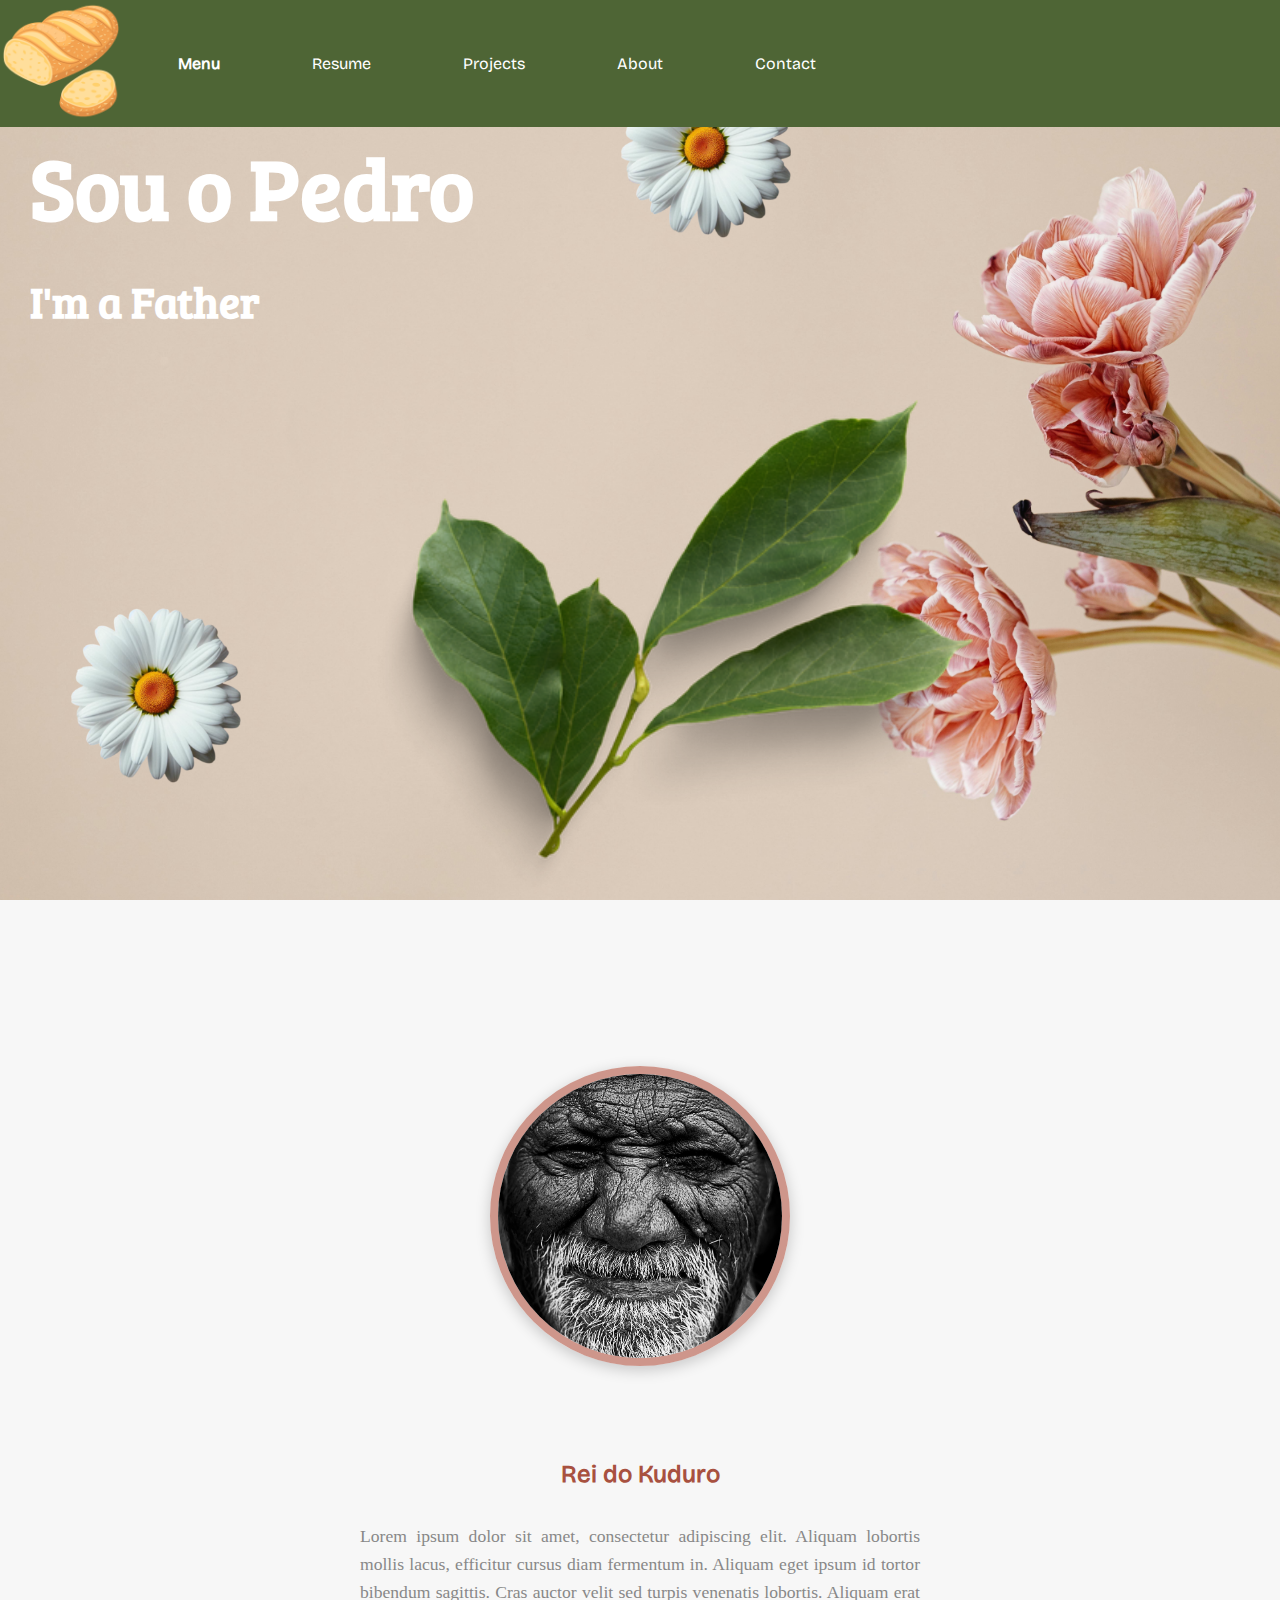
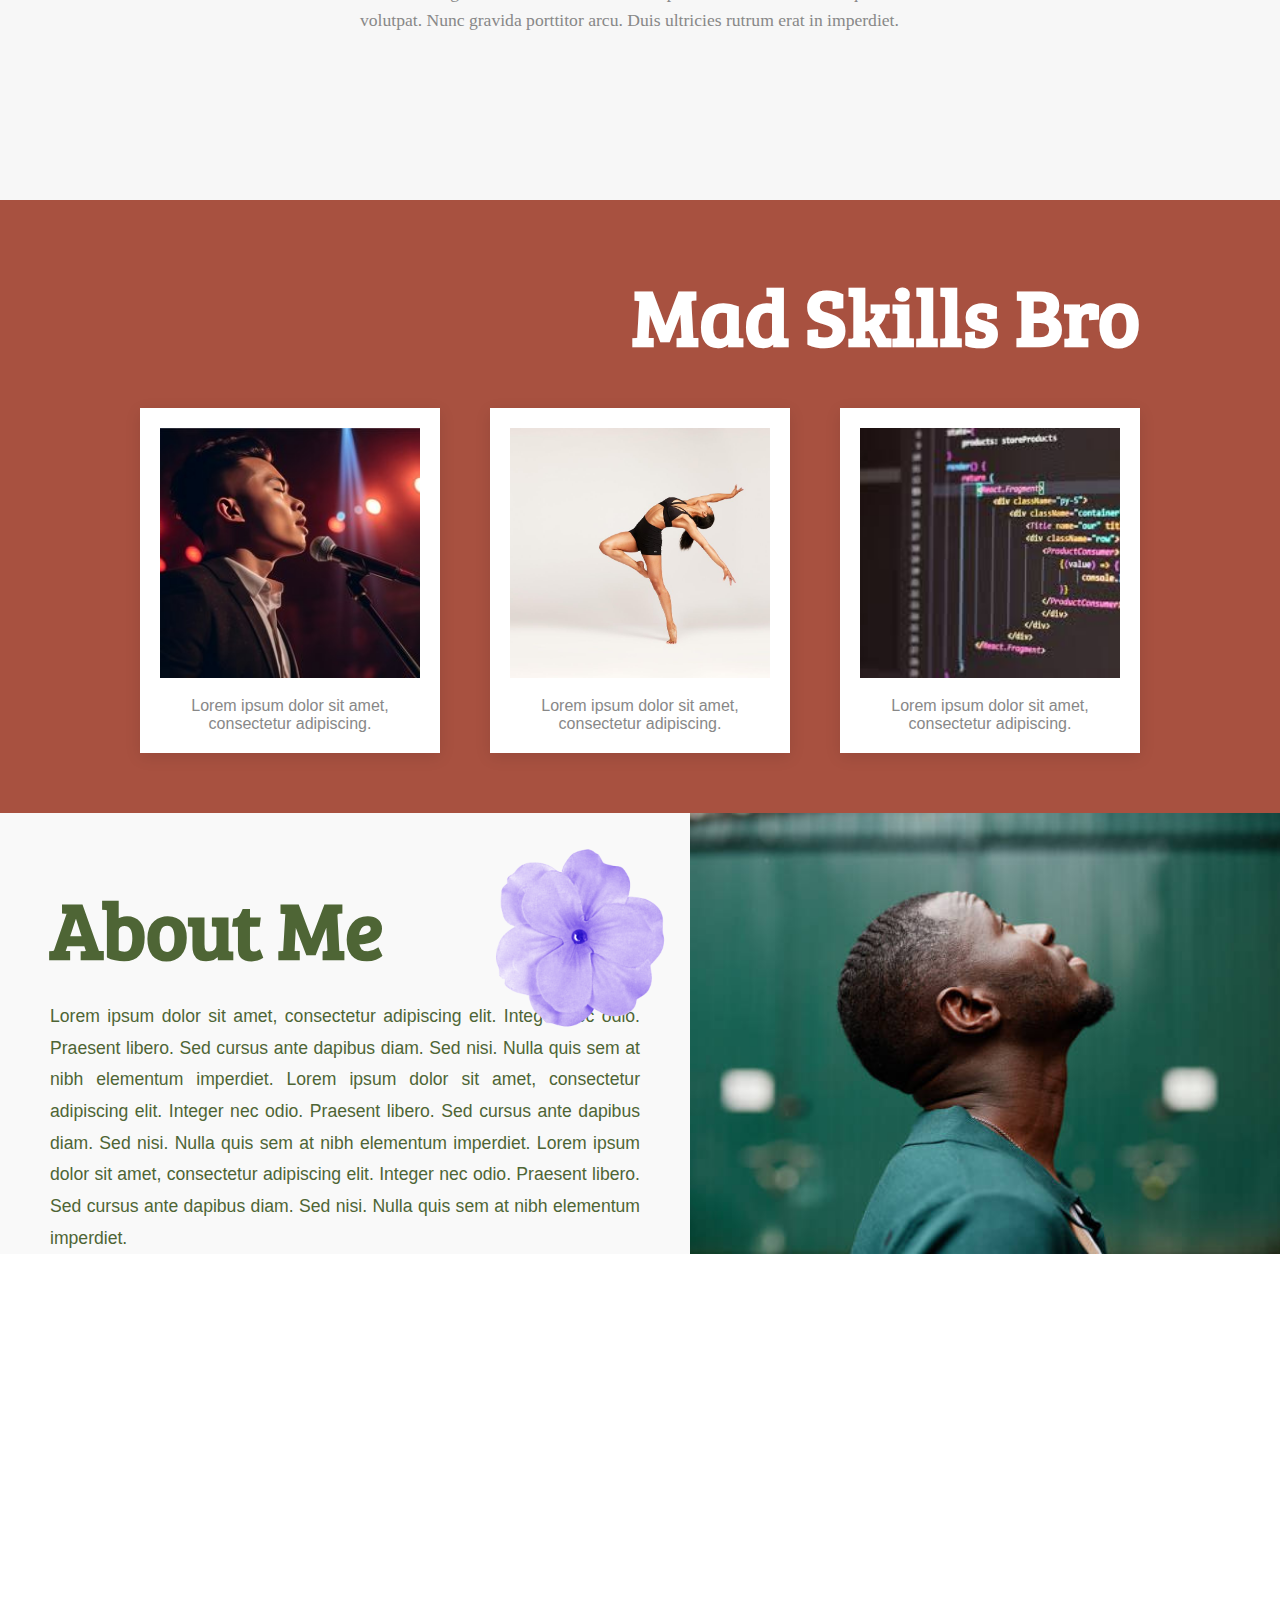
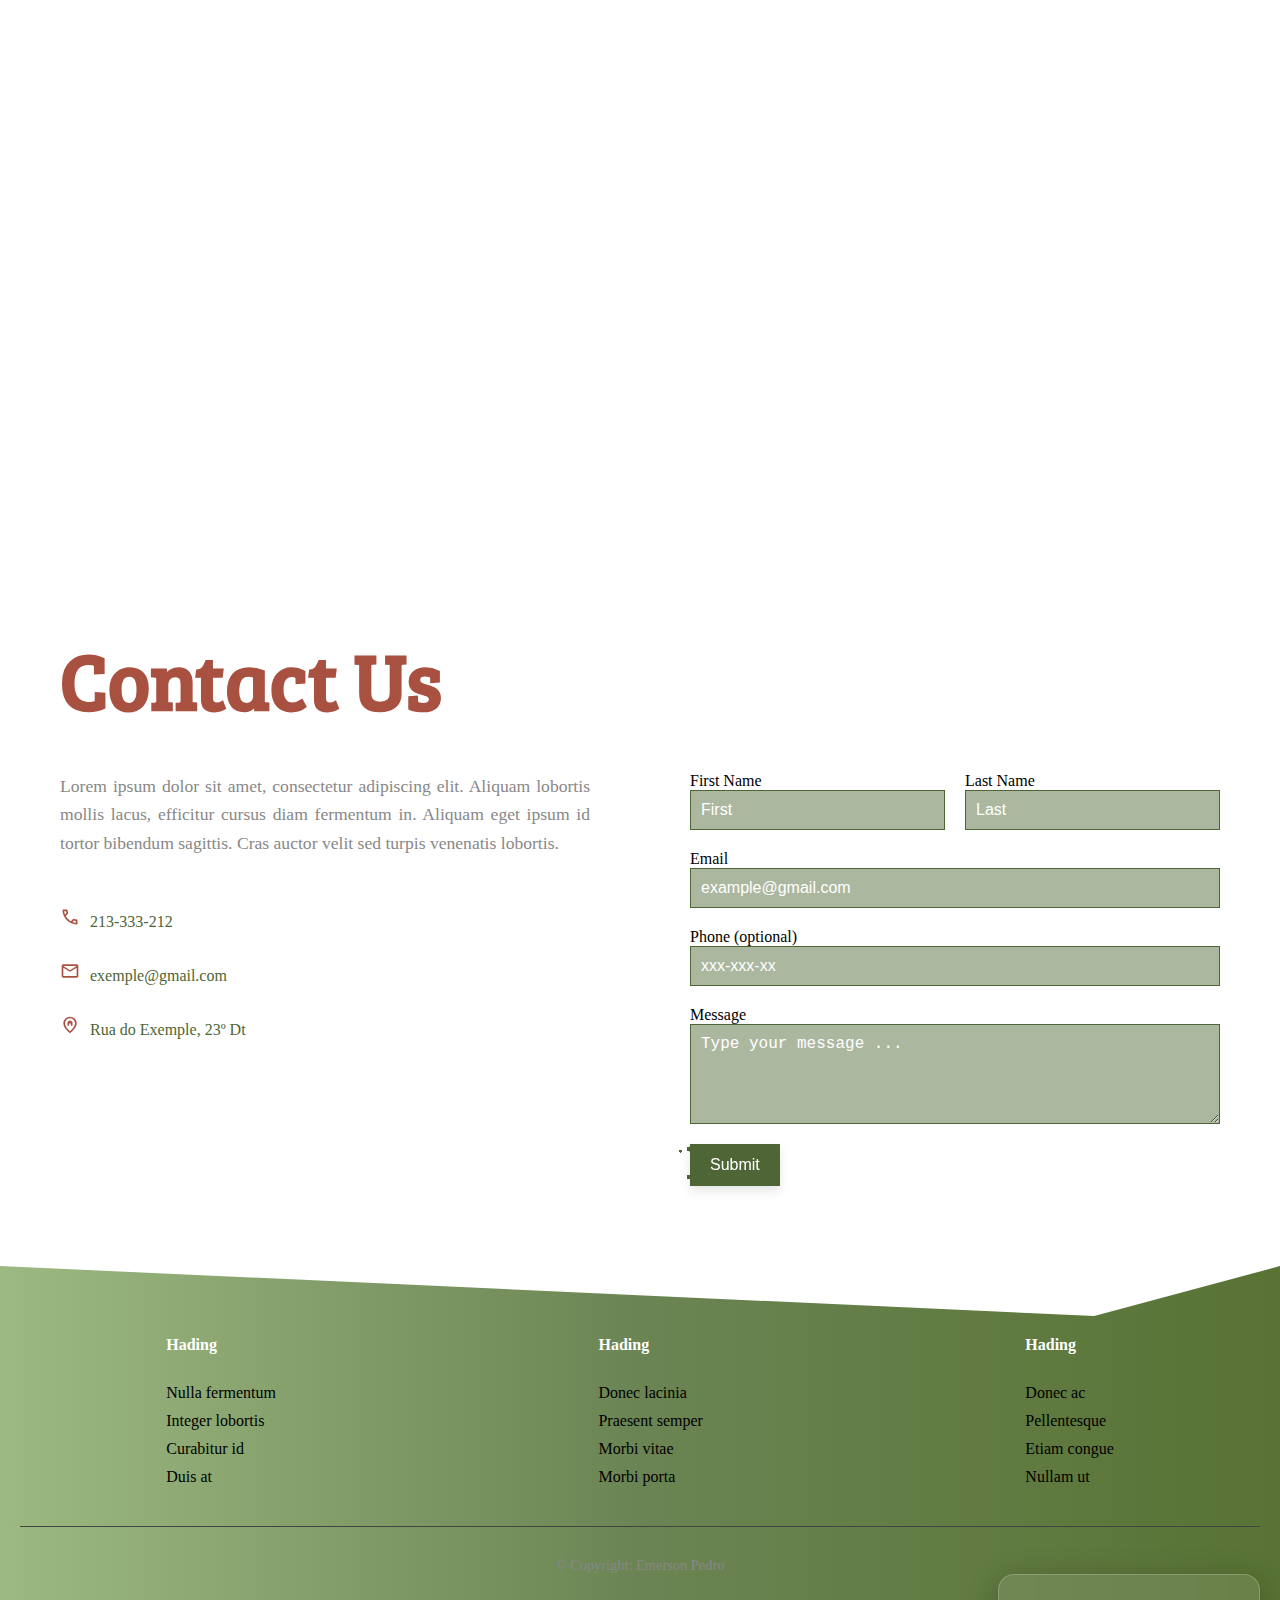
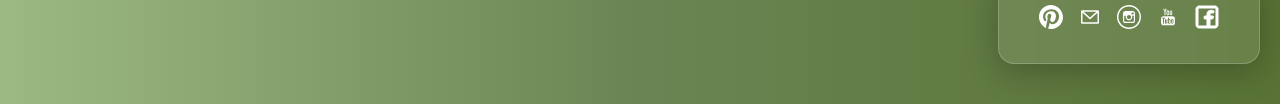
<file: index.html>
<!DOCTYPE html>
<html lang="en">
<head>
    <meta charset="UTF-8">
    <meta name="viewport" content="width=device-width, initial-scale=1.0">
    <title>Capstone Project 2</title>
    <link rel="stylesheet" href="style.css">
</head>
<body>

<section id="menu" class="menu">
  <div class="scroll-whatcher">

  </div>

    <nav class="navbar">
        <div class="hamburger" onclick="toggleMenu()">☰</div>

        <div class="logo">
            <a href="index.html"><img src="image/baguette.png" alt="baguette"></a>
        </div>
            <ul class="nav-things">
                <li><b><a href="index.html">Menu</a></b></li>
                <li><a href="resume.html">Resume</a></li>
                <li><a href="project.html">Projects</a></li>
                <li><a href="about.html">About</a></li>
                <li><a href="contact.html">Contact</a></li>
            </ul>
    </nav>

    <div class="top-flower-container">
        <img  class="yellow-flower" src="image/magui-white.png" alt="yellow flower">
    </div>

    <div class="perso-info">
        <div>
          <h1>
              Sou o Pedro
          </h1>
          <h2>
              I'm a Father
          </h2>
        </div>

        
        <img class="yellow-flower-2" src="image/magui-white.png" alt="yellow flower">
        <img class="fern-size" src="image/fern-og.png" alt="plants">
        
    </div>

</section>


<section id="resume">

  <div class="resume-container">

    <div class="profile-photo">
      <img class="old-g" src="image/Profile_old_man.jpg" alt="old man">
    </div>

    <h3>Rei do Kuduro</h3>

    <p>
      Lorem ipsum dolor sit amet, consectetur adipiscing elit. 
      Aliquam lobortis mollis lacus, efficitur cursus diam fermentum in. 
      Aliquam eget ipsum id tortor bibendum sagittis. Cras auctor velit sed turpis venenatis lobortis. 
      Aliquam erat volutpat. Nunc gravida porttitor arcu. Duis ultricies rutrum erat in imperdiet.
    </p>

  </div>

</section>


<section id="project">
    <div class="project-container">
        <h2>Mad Skills Bro</h2>
        <div class="project-grid">
            <div class="project-item">
                <img src="image/china-man-sing.jpg" alt="man singing">
                <p>
                    Lorem ipsum dolor sit amet, consectetur adipiscing.
                </p>
            </div>
            <div class="project-item">
                <img src="image/woman-dancing.jpg" alt="woman dancing">
                <p>
                    Lorem ipsum dolor sit amet, consectetur adipiscing.
                </p>
            </div>
            <div class="project-item">
                <img src="image/coding.jpg" alt="programming screen">
                <P>
                    Lorem ipsum dolor sit amet, consectetur adipiscing.
                </P>
            </div>
        </div>
    </div>

</section>


<section id="flex-section" class="flex-section">
    <div class="flex-container">
    
        <!-- Coluna de texto -->
        <div class="flex-text">
        <h2>About Me</h2>
        <p>
            Lorem ipsum dolor sit amet, consectetur adipiscing elit. 
            Integer nec odio. Praesent libero. Sed cursus ante dapibus diam. 
            Sed nisi. Nulla quis sem at nibh elementum imperdiet.
            Lorem ipsum dolor sit amet, consectetur adipiscing elit. 
            Integer nec odio. Praesent libero. Sed cursus ante dapibus diam. 
            Sed nisi. Nulla quis sem at nibh elementum imperdiet.
            Lorem ipsum dolor sit amet, consectetur adipiscing elit. 
            Integer nec odio. Praesent libero. Sed cursus ante dapibus diam. 
            Sed nisi. Nulla quis sem at nibh elementum imperdiet.

        </p>
        </div>

        <!-- Coluna da imagem -->
        <div class="flex-image">
        <img src="image/man-looking-up.jpg" alt="Imagem ilustrativa">
        </div>

    </div>

    <!-- Imagem decorativa à esquerda -->
    <div class="about-decor">
        <img src="image/purple-flower.png" alt="Flor grande decorativa" height="200" width="200">
    </div>
</section>

<section class="parallax"></section>
</section>


<section id="contact">
  <div class="contact-container">

    <h2>Contact Us</h2>

    <div class="contact-content">

      <!-- Coluna de informações -->
      <div class="contact-info">
        <p>
          Lorem ipsum dolor sit amet, consectetur adipiscing elit. 
          Aliquam lobortis mollis lacus, efficitur cursus diam fermentum in. 
          Aliquam eget ipsum id tortor bibendum sagittis. 
          Cras auctor velit sed turpis venenatis lobortis.
        </p>

        <ul class="contact-list">
          <li>
            <a href="tel:213333212">
                <img src="image/phone-icon.svg" alt="Phone icon" height="60" width="60">213-333-212
            </a>
          </li>
          <li>
            <a href="mailto:exemple@gmail.com">
                <img src="image/mail-icon.svg" alt="Email icon">exemple@gmail.com
            </a>
          </li>
          <li>
            <a href="https://www.google.com/maps?cid=4948293234082239069">
                <img src="image/location-icon.svg" alt="Location icon">Rua do Exemple, 23º Dt
            </a>
          </li>
        </ul>
      </div>

      <!-- Coluna do formulário -->
      <div class="contact-form">
        <form action="https://formsubmit.co/your@email.com" method="POST">
          <div class="form-row">
            <div class="form-group">
              <label for="fname">First Name</label>
              <input type="text" id="fname" name="fname" placeholder="First">
            </div>
            <div class="form-group">
              <label for="lname">Last Name</label>
              <input type="text" id="lname" name="lname" placeholder="Last">
            </div>
          </div>

          <div class="form-row">
            <div class="form-group full-width">
              <label for="email">Email</label>
              <input type="email" id="email" name="email" placeholder="example@gmail.com" required>
            </div>
          </div>

          <div class="form-row">
            <div class="form-group full-width">
              <label for="tel">Phone (optional)</label>
              <input type="tel" id="tel" name="tel" placeholder="xxx-xxx-xx">
            </div>
          </div>

          <div class="form-row">
            <div class="form-group full-width">
              <label for="message">Message</label>
              <textarea id="message" name="message" placeholder="Type your message ..."></textarea>
            </div>
          </div>

          <div class="form-row">
            <button type="submit">Submit</button>
          </div>
        </form>
      </div>

    </div>

  </div>
</section>


<section id="footer">
  <footer class="footer">

    <div class="footer-columns">
      <div class="footer-column">
        <h4>Hading</h4>
        <ul>
          <li><a href="#">Nulla fermentum </a></li>
          <li><a href="#">Integer lobortis</a></li>
          <li><a href="#">Curabitur id</a></li>
          <li><a href="#">Duis at</a></li>
        </ul>
      </div>
      <div class="footer-column">
        <h4>Hading</h4>
        <ul>
          <li><a href="#">Donec lacinia</a></li>
          <li><a href="#">Praesent semper</a></li>
          <li><a href="#">Morbi vitae</a></li>
          <li><a href="#">Morbi porta</a></li>
        </ul>
      </div>
      <div class="footer-column">
        <h4>Hading</h4>
        <ul>
          <li><a href="#">Donec ac</a></li>
          <li><a href="#">Pellentesque</a></li>
          <li><a href="#">Etiam congue</a></li>
          <li><a href="#">Nullam ut</a></li>
        </ul>
      </div>
    </div>
    </div>

    <hr>

    <div class="footer-bottom">
      <div class="footer-bottom-copy">
        <p>© Copyright: Emerson Pedro</p>
      </div>
      <div class="footer-social-section">
        <div class="footer-newsletter">
          <!-- Espaço para newsletter ou outra info -->
        </div>
        <div class="footer-social-links glass-box ">
          <ul>
            <li><a href="#"><img src="image/pinterest-180-svgrepo-com.svg" alt="Pinterest"></a></li>
            <li><a href="#"><img src="image/email-1-svgrepo-com.svg" alt="Email"></a></li>
            <li><a href="#"><img src="image/instagram-svgrepo-com.svg" alt="Instagram"></a></li>
            <li><a href="#"><img src="image/youtube-svgrepo-com.svg" alt="YouTube"></a></li>
            <li><a href="#"><img src="image/facebook-svgrepo-com.svg" alt="Facebook"></a></li>
          </ul>
      </div>
    </div>

  </footer>
</section>



</body>
</html>
</file>
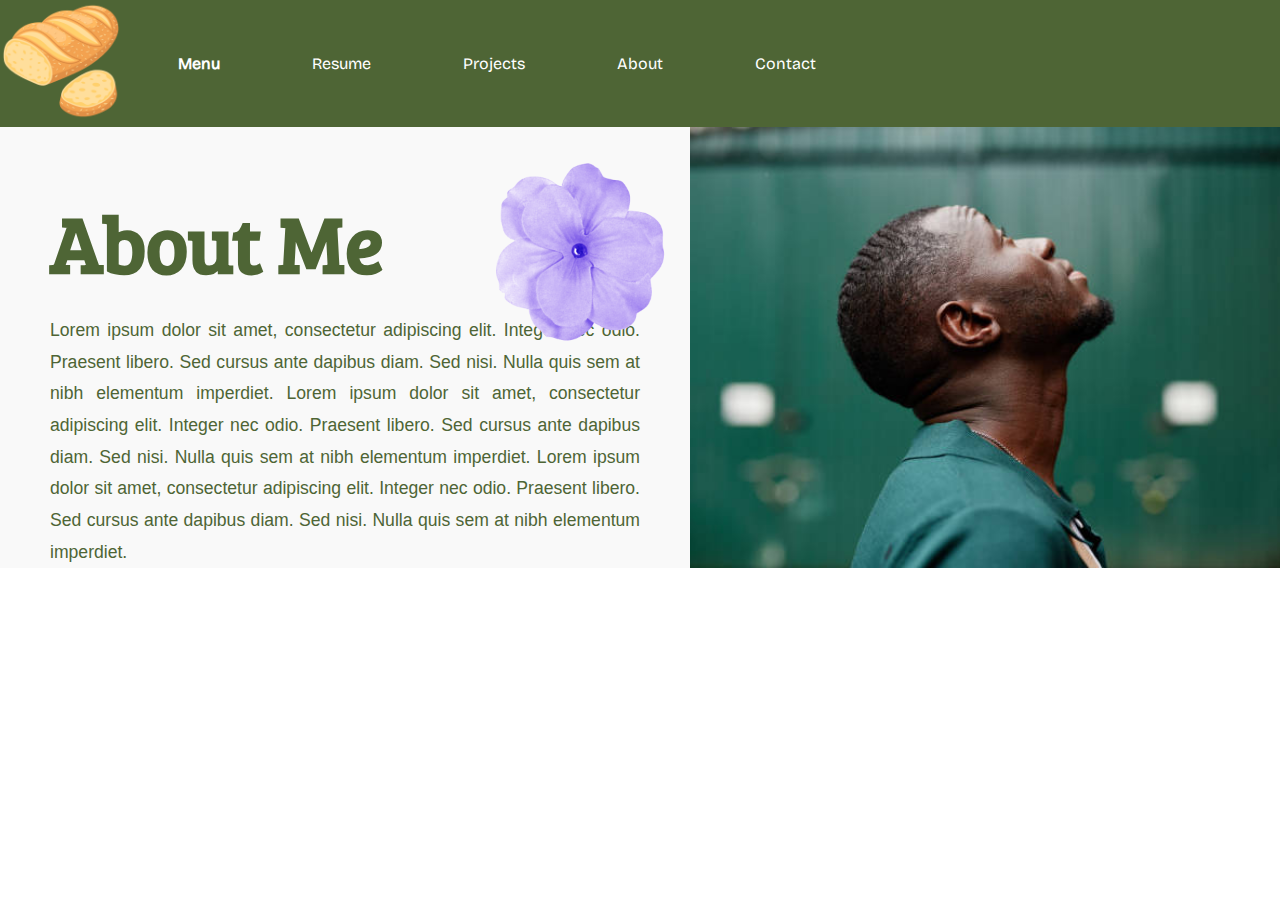
<file: about.html>
<!DOCTYPE html>
<html lang="en">
<head>
    <meta charset="UTF-8">
    <meta name="viewport" content="width=device-width, initial-scale=1.0">
    <link rel="stylesheet" href="style.css">
    <title>About</title>
</head>
<body>

        <nav class="navbar">
        <div class="hamburger" onclick="toggleMenu()">☰</div>

        <div class="logo">
            <a href="index.html"><img src="image/baguette.png" alt="baguette"></a>
        </div>
            <ul class="nav-things">
                <li><b><a href="index.html">Menu</a></b></li>
                <li><a href="resume.html">Resume</a></li>
                <li><a href="project.html">Projects</a></li>
                <li><a href="about.html">About</a></li>
                <li><a href="contact.html">Contact</a></li>
            </ul>
    </nav>

<section id="flex-section" class="flex-section">
    <div class="flex-container">
    
        <!-- Coluna de texto -->
        <div class="flex-text">
        <h2>About Me</h2>
        <p>
            Lorem ipsum dolor sit amet, consectetur adipiscing elit. 
            Integer nec odio. Praesent libero. Sed cursus ante dapibus diam. 
            Sed nisi. Nulla quis sem at nibh elementum imperdiet.
            Lorem ipsum dolor sit amet, consectetur adipiscing elit. 
            Integer nec odio. Praesent libero. Sed cursus ante dapibus diam. 
            Sed nisi. Nulla quis sem at nibh elementum imperdiet.
            Lorem ipsum dolor sit amet, consectetur adipiscing elit. 
            Integer nec odio. Praesent libero. Sed cursus ante dapibus diam. 
            Sed nisi. Nulla quis sem at nibh elementum imperdiet.

        </p>
        </div>

        <!-- Coluna da imagem -->
        <div class="flex-image">
        <img src="image/man-looking-up.jpg" alt="Imagem ilustrativa">
        </div>

    </div>

    <!-- Imagem decorativa à esquerda -->
    <div class="about-decor">
        <img src="image/purple-flower.png" alt="Flor grande decorativa" height="200" width="200">
    </div>
</section>

</body>
</html>
</file>
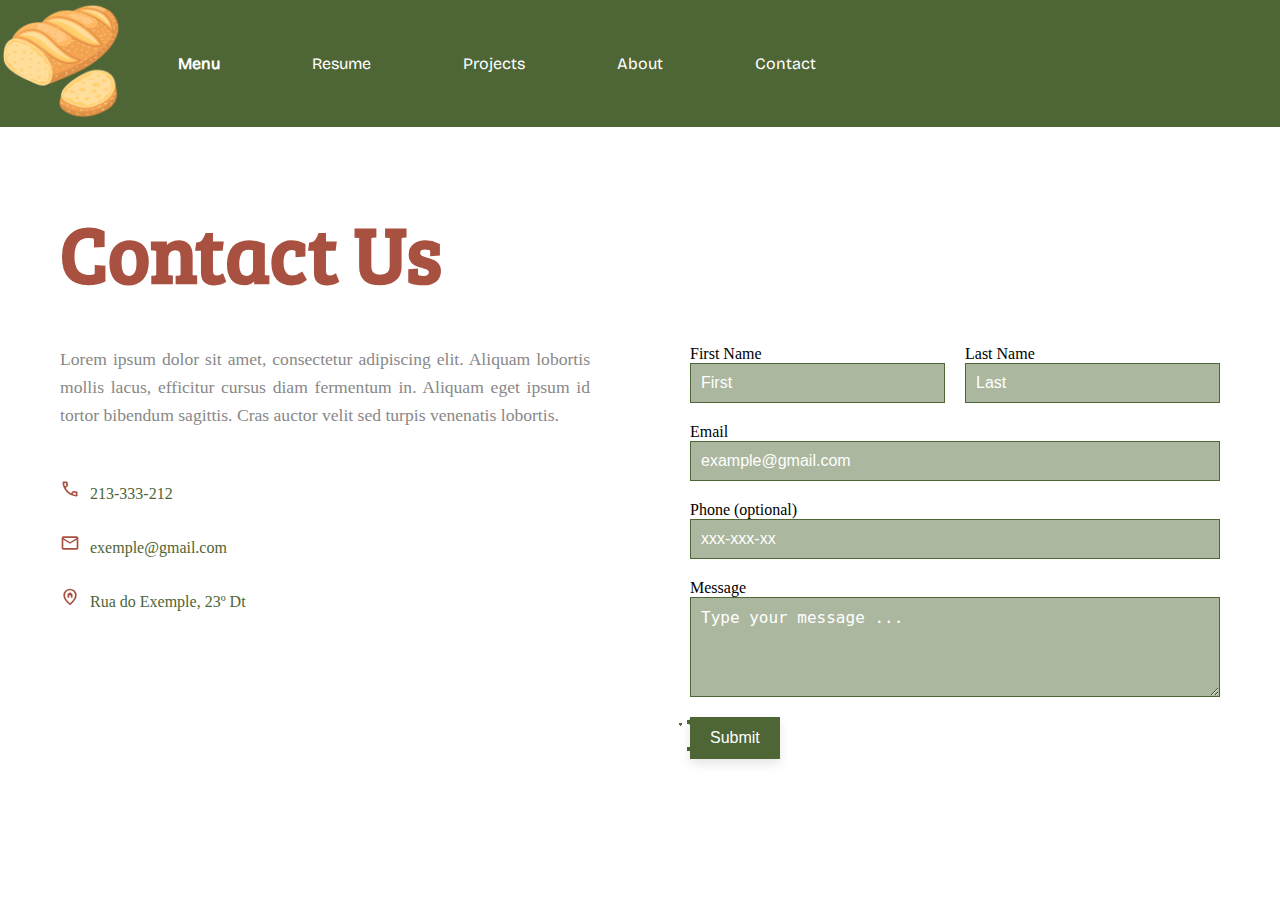
<file: contact.html>
<!DOCTYPE html>
<html lang="en">
<head>
    <meta charset="UTF-8">
    <meta name="viewport" content="width=device-width, initial-scale=1.0">
    <link rel="stylesheet" href="style.css">
    <title>Contact</title>
</head>
<body>
        <nav class="navbar">
        <div class="hamburger" onclick="toggleMenu()">☰</div>

        <div class="logo">
            <a href="index.html"><img src="image/baguette.png" alt="baguette"></a>
        </div>
            <ul class="nav-things">
                <li><b><a href="index.html">Menu</a></b></li>
                <li><a href="resume.html">Resume</a></li>
                <li><a href="project.html">Projects</a></li>
                <li><a href="about.html">About</a></li>
                <li><a href="contact.html">Contact</a></li>
            </ul>
    </nav>

<section id="contact">
  <div class="contact-container">

    <h2>Contact Us</h2>

    <div class="contact-content">

      <!-- Coluna de informações -->
      <div class="contact-info">
        <p>
          Lorem ipsum dolor sit amet, consectetur adipiscing elit. 
          Aliquam lobortis mollis lacus, efficitur cursus diam fermentum in. 
          Aliquam eget ipsum id tortor bibendum sagittis. 
          Cras auctor velit sed turpis venenatis lobortis.
        </p>

        <ul class="contact-list">
          <li>
            <a href="tel:213333212">
                <img src="image/phone-icon.svg" alt="Phone icon" height="60" width="60">213-333-212
            </a>
          </li>
          <li>
            <a href="mailto:exemple@gmail.com">
                <img src="image/mail-icon.svg" alt="Email icon">exemple@gmail.com
            </a>
          </li>
          <li>
            <a href="https://www.google.com/maps?cid=4948293234082239069">
                <img src="image/location-icon.svg" alt="Location icon">Rua do Exemple, 23º Dt
            </a>
          </li>
        </ul>
      </div>

      <!-- Coluna do formulário -->
      <div class="contact-form">
        <form>
          <div class="form-row">
            <div class="form-group">
              <label for="fname">First Name</label>
              <input type="text" id="fname" name="fname" placeholder="First">
            </div>
            <div class="form-group">
              <label for="lname">Last Name</label>
              <input type="text" id="lname" name="lname" placeholder="Last">
            </div>
          </div>

          <div class="form-row">
            <div class="form-group full-width">
              <label for="email">Email</label>
              <input type="email" id="email" name="email" placeholder="example@gmail.com" required>
            </div>
          </div>

          <div class="form-row">
            <div class="form-group full-width">
              <label for="tel">Phone (optional)</label>
              <input type="tel" id="tel" name="tel" placeholder="xxx-xxx-xx">
            </div>
          </div>

          <div class="form-row">
            <div class="form-group full-width">
              <label for="message">Message</label>
              <textarea id="message" name="message" placeholder="Type your message ..."></textarea>
            </div>
          </div>

          <div class="form-row">
            <button type="submit">Submit</button>
          </div>
        </form>
      </div>

    </div>

  </div>
</section>

</body>
</html>
</file>
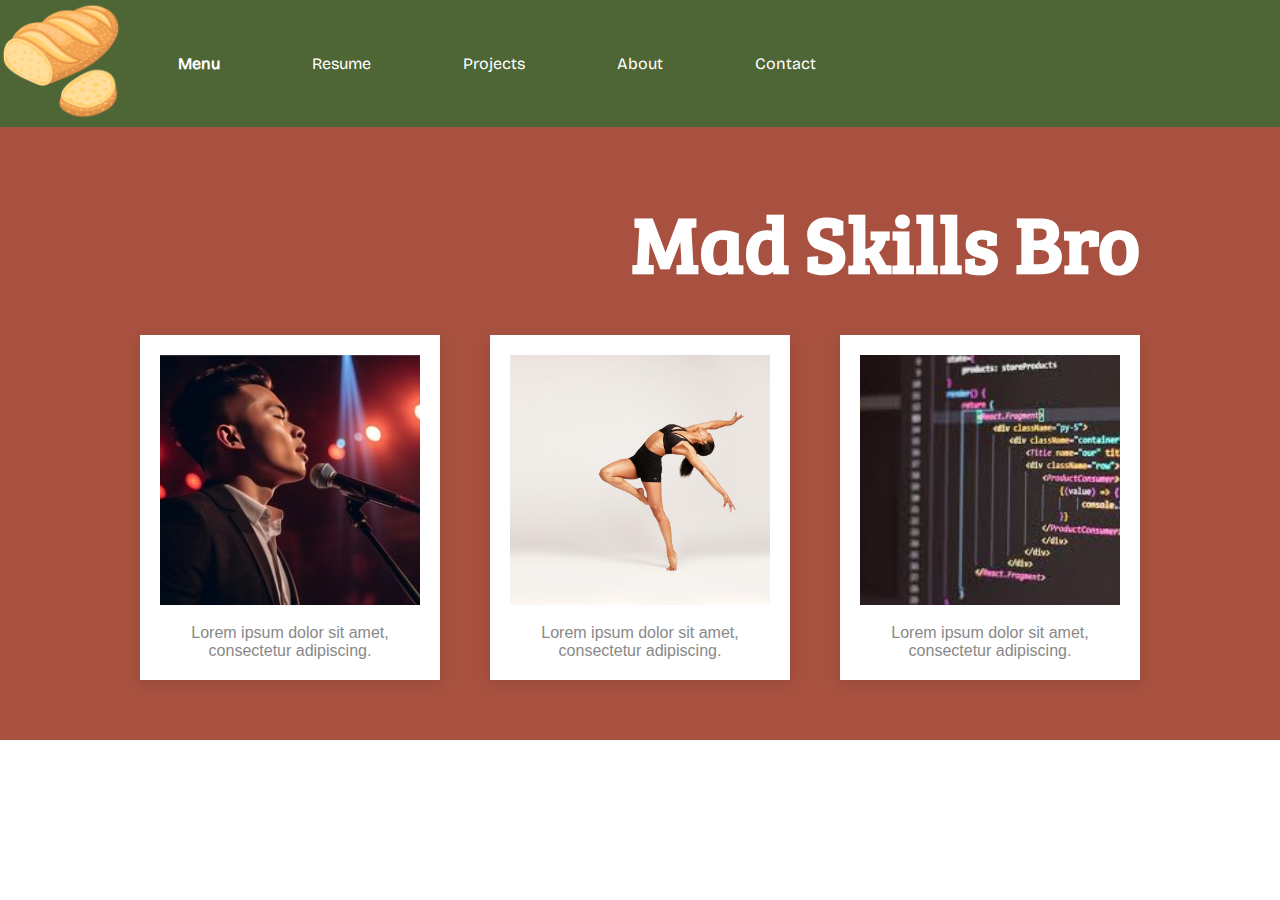
<file: project.html>
<!DOCTYPE html>
<html lang="en">
<head>
    <meta charset="UTF-8">
    <meta name="viewport" content="width=device-width, initial-scale=1.0">
    <link rel="stylesheet" href="style.css">
    <title>Contact</title>
</head>
<body>

    <nav class="navbar">
        <div class="hamburger" onclick="toggleMenu()">☰</div>

        <div class="logo">
            <a href="index.html"><img src="image/baguette.png" alt="baguette"></a>
        </div>
            <ul class="nav-things">
                <li><b><a href="index.html">Menu</a></b></li>
                <li><a href="resume.html">Resume</a></li>
                <li><a href="project.html">Projects</a></li>
                <li><a href="about.html">About</a></li>
                <li><a href="contact.html">Contact</a></li>
            </ul>
    </nav>


<section id="project">
    <div class="project-container">
        <h2>Mad Skills Bro</h2>
        <div class="project-grid">
            <div class="project-item">
                <img src="image/china-man-sing.jpg" alt="man singing">
                <p>
                    Lorem ipsum dolor sit amet, consectetur adipiscing.
                </p>
            </div>
            <div class="project-item">
                <img src="image/woman-dancing.jpg" alt="woman dancing">
                <p>
                    Lorem ipsum dolor sit amet, consectetur adipiscing.
                </p>
            </div>
            <div class="project-item">
                <img src="image/coding.jpg" alt="programming screen">
                <P>
                    Lorem ipsum dolor sit amet, consectetur adipiscing.
                </P>
            </div>
        </div>
    </div>

</section>
</body>
</html>
</file>
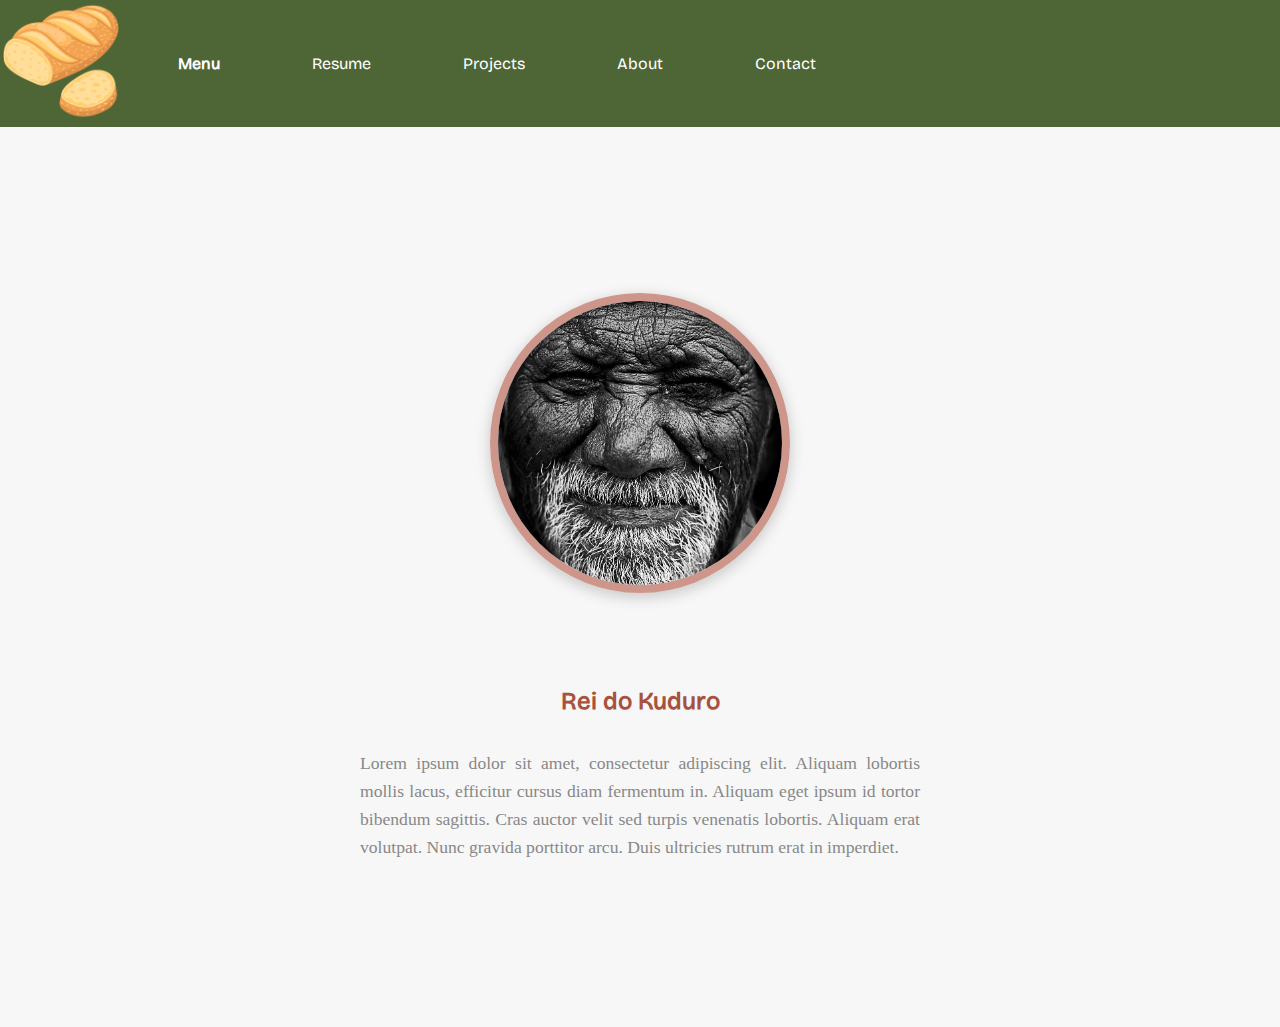
<file: resume.html>
<!DOCTYPE html>
<html lang="en">
<head>
    <meta charset="UTF-8">
    <meta name="viewport" content="width=device-width, initial-scale=1.0">
    <link rel="stylesheet" href="style.css">
    <title>Resume</title>
</head>
<body>

        <nav class="navbar">
        <div class="hamburger" onclick="toggleMenu()">☰</div>

        <div class="logo">
            <a href="index.html"><img src="image/baguette.png" alt="baguette"></a>
        </div>
            <ul class="nav-things">
                <li><b><a href="index.html">Menu</a></b></li>
                <li><a href="resume.html">Resume</a></li>
                <li><a href="project.html">Projects</a></li>
                <li><a href="about.html">About</a></li>
                <li><a href="contact.html">Contact</a></li>
            </ul>
    </nav>

<section id="resume">

  <div class="resume-container">

    <div class="profile-photo">
      <img class="old-g" src="image/Profile_old_man.jpg" alt="old man">
    </div>

    <h3>Rei do Kuduro</h3>

    <p>
      Lorem ipsum dolor sit amet, consectetur adipiscing elit. 
      Aliquam lobortis mollis lacus, efficitur cursus diam fermentum in. 
      Aliquam eget ipsum id tortor bibendum sagittis. Cras auctor velit sed turpis venenatis lobortis. 
      Aliquam erat volutpat. Nunc gravida porttitor arcu. Duis ultricies rutrum erat in imperdiet.
    </p>

  </div>

</section>
    
</body>
</html>
</file>
<file: style.css>
@font-face {
    font-family: 'Bricolage_Grotesque_regular';
    src: url(fonts/Bricolage_Grotesque/static/BricolageGrotesque-Regular.ttf) format('truetype');
    font-weight: normal;
    font-style: normal;
    }
   
   @font-face {
    font-family: 'Bree_Serif';
    src: url(fonts/Bree_Serif/BreeSerif-Regular.ttf);
    font-weight: normal;
    font-style: normal;
   }


   * {
      margin: 0;
      padding: 0;
      box-sizing: border-box;
    }

    body {
      font-family: Arial, sans-serif;
    }

    /* MENU */

    .scroll-whatcher {
      height: 5px;
      position: fixed;
      top: 0;
      z-index: 1000;
      background-color: #9db982;
      width: 100%;
      scale: 0 1;
      transform-origin: left;
      animation: scroll-whatcher linear;
      animation-timeline: scroll();
    }

    @keyframes scroll-whatcher {
      to { scale: 1 1;}
    }



    .navbar {
      display: flex;
      justify-content: start;
      align-items: center;
      background-color: #4e6535;
      color: white;
      font-family: 'Bricolage_Grotesque_regular';
      padding-top: 0;
      padding-bottom: 0;
      height: auto;
      width: auto;
      position: sticky;
      top: 0;
      z-index: 1;
    }

    .navbar .logo {
      display: flex;
      align-items: center;
      gap: 10px;
      font-size: 1.2rem;
    }

    .navbar .logo img {
      font-size: 1.5rem;
      color: #ffffff;
      height: 122px;
      width: 110;
      padding-right: 20px;
    }

    .navbar ul {
      list-style: none;
      display: flex;
      gap: 20px;
      overflow: hidden;
    }

    .navbar ul li a {
    display: block;
    color: white;
    background-color: #4e6535;
    text-align: center;
    padding: 20px 36px;
    text-decoration: none;
    transition: color 0.5s ease;
    }

    .navbar ul li a:hover {
      color: #ce968b;
      background-color: white;
    }

    .menu {
        margin: 0;
        padding: 0;
        background-image: url('image/Pink_Blooming_Flowers.jpeg');
        background-size: cover;         /* Makes image cover the entire screen */
        background-position: center;    /* Centers the image */
        background-repeat: no-repeat;   /* Prevents tiling */
        height: 100vh; 
        position: relative;
        z-index: 0;
    }

    .perso-info {
        color: white;
        font-family: 'Bree_Serif';
    }

    .perso-info  h1 {
      font-size: 86px;
      margin-left: 30px;
      padding-bottom: 28px;
    }
    
     .perso-info  h2 {
        font-size: 43px;
        margin-left: 30px;
    }


    .yellow-flower {
        height: 250px;
        width: 250px;
    }

    .top-flower-container {
        position: absolute;
        right: 450px;
        top: 25px;
    }


    .material {
        color: rebeccapurple;
        height: 100px;
        width: auto;
        background-color: aqua;
    }

    .yellow-flower-2 {
        position: absolute;
        left: 30px;
        bottom: 80px;
        height: 250px;
        width: 250px;
        z-index: -1;
    }

    .fern-size {
        position: absolute;
        bottom: 0px;
        left: 370px;
        height: 500px;
        width: auto;
    }

    /* Ícone do menu (hambúrguer) */
    .hamburger {
      display: none;
      font-size: 28px;
      color: white;
      cursor: pointer;
    }
    
    /* ---------------- Responsivo ---------------- */
  @media (max-width: 768px) {

    .yellow-flower,
    .yellow-flower-2,
    .fern-size,
    .top-flower-container img {
        display: none;
      }

  .hamburger {
    display: block;
  }

  .nav-things {
    display: none !important;
  }

  .logo img {
    display: none;
  }
}

    /* RESUME */

    #resume {
      display: flex;
      justify-content: center;
      align-items: center;
      background-color: #f7f7f7;
      min-height: 100vh;
      text-align: center;
    }

    .resume-container {
      max-width: 600px;
      padding: 20px;
    }

    .profile-photo {
      display: flex;
      justify-content: center;
      margin-bottom: 60px;
    }

    .profile-photo > img {
      animation: fade-in linear;
      animation-timeline: view();
    }

    @keyframes fade-in {
      from {scale: .8; opacity: 0;}
      to {scale: 1; opacity: 1;}
    }

    .old-g {
      width: 300px;
      height: 300px;
      border-radius: 50%;
      border: 8px solid #ce968b;
      object-fit: cover;
      box-shadow: 0 4px 15px rgba(0,0,0,0.2);
      margin-bottom: 34px;
    }

    .resume-container > h3 {
      font-family: 'Bricolage_Grotesque_regular';
      font-size: 24px;
      margin-bottom: 34px;
      color: #a85140;
    }

    .resume-container > p {
      font-family: 'Segoe UI';
      font-size: 1.1rem;
      color: #888888;
      line-height: 1.6;
      text-align: justify;
    }

    /* PROJECT */

    #project {
      background-color: #a85140;
      padding: 60px 20px;
      text-align: center;
    }

    .project-container {
      max-width: 1000px;
      margin: 0 auto;
    }

    .project-container h2 {
      font-family: 'Bree_Serif';
      font-size: 80px;
      margin-bottom: 40px;
      color: white;
      text-align: right;
    }

    .project-grid {
      display: grid;
      grid-template-columns: repeat(auto-fit, minmax(250px, 1fr));
      gap: 50px;
    }

    .project-item {
      background: white;
      padding: 20px;
      box-shadow: 0 4px 15px rgba(0,0,0,0.1);
      transition: tranform 0.3s ease;
    }

    .project-item:hover {
      transform: translateY(-5px);
    }

    .project-item img {
      width: 100%;
      height: 250px;
      object-fit: cover;
      margin-bottom: 15px;
    }

    .project-item p {
      font-style: 16px;
      color: #888888;
    }

/* ABOUT */

.flex-section {
  background-color: #f9f9f9;
  position: relative;
}

.flex-container {
  display: flex;
  flex-direction: row;
  gap: 0;
  align-items: stretch;
  flex-wrap: wrap;
}

/* Coluna de texto */
.flex-text {
  flex: 1;
  color: #4e6535;
  margin-left: 50px;
  margin-right: 50px;
}

.flex-text h2 {
  font-family: 'Bree_Serif';
  font-size: 80px;
  padding-top: 60px;
  margin-bottom: 20px;
}

.flex-text p {
  font-size: 1.1rem;
  line-height: 1.8;
  text-align: justify;
}

/* Coluna da imagem */
.flex-image {
  flex: 1;
  overflow: hidden;
  display: flex;
  align-items: stretch;
}

.flex-image img { 
  display: block;
  width: 100%;
  object-fit: cover;
}

.about-decor {
  position: absolute;
  right: 600px;
  top: 25px;
  
}

/* Responsivo */
@media (max-width: 768px) {
  .flex-container {
    flex-direction: column;
  }

  .flex-text h2 {
    font-size: 2rem;
    text-align: center;
  }

  .flex-text p {
    text-align: center;
  }

  .flex-image img {
    height: 300px;
  }
}

/* CONTACT US */

#contact {
  padding: 60px 60px;
  font-family: 'Segoe UI';
}

.contact-content {
  display: flex;
  flex-wrap: wrap;
  align-items: stretch;
  gap: 100px;
  margin-top: 30px;
}

.contact-info {
  flex: 1;
  min-width: 300px;
}

.contact-info p {
  font-size: 1.1rem;
  line-height: 1.6;
  margin-bottom: 20px;
  text-align: justify;
  color: #888888;
}

.contact-container  h2{
  font-size: 80px;
  font-family: 'Bree_Serif';
  text-align: left;
  color: #a85140;
  line-height: 1.6;
  margin-bottom: 20px;
}


.contact-list {
  list-style: none;
  padding: 0;
  margin-top: 50px;
}

.contact-list li {
  display: flex;
  align-items: center;
  margin-bottom: 30px;
}

.contact-list li a{
  text-decoration: none;
  color: #4e6535;
  text-align: center;
  transition: color 0.3s
}

.contact-list li a:hover{
  color: #ce968b;
}

.contact-list img {
  width: 20px;
  height: 20px;
  margin-right: 10px;
}

.contact-form {
  flex: 1;
  min-width: 300px;
}

form {
  display: flex;
  flex-direction: column;
}

.form-row {
  display: flex;
  gap: 20px;
  margin-bottom: 20px;
  flex-wrap: wrap;
}

.form-group {
  flex: 1;
  display: flex;
  flex-direction: column;
}

.full-width {
  flex: 1 1 100%;
}

input, textarea {
  padding: 10px;
  font-size: 1rem;
  border: 1px solid #4e6535;
  background-color: #4e653578;
  color: white;
}


textarea::placeholder, input::placeholder {
  color: white;
}

textarea {
  resize: vertical;
  min-height: 100px;
}

button {
  position: relative;
  padding: 12px 20px;
  font-size: 1rem;
  background-color: #4e6535;
  color: white;
  border: none;
  cursor: pointer;
  width: fit-content;
  transition: transform 0.2s ease;
  box-shadow: 0 5px 10px rgba(0,0,0,0.1);
}

button:active {
  transform: scale(0.96);
}

button::before,
button::after {
  content: '';
  position: absolute;
  left: 50%;
  transform: translateX(-50%);
  height: 100%;
  width: 150%;
  z-index: -1;
  background-repeat: no-repeat;
}

button::before {
  top: -70%;
  background-image: radial-gradient(circle, #4e6535 20%, transparent 20%),
  radial-gradient(circle, transparent 20%, #4e6535 20%, transparent 30%),
  radial-gradient(circle, #4e6535 20%, transparent 20%),
  radial-gradient(circle, transparent 10%, #4e6535 15%, transparent 20%),
  radial-gradient(circle, #4e6535 20%, transparent 20%),
  radial-gradient(circle, #4e6535 20%, transparent 20%),
  radial-gradient(circle, #4e6535 20%, transparent 20%),
  radial-gradient(circle, #4e6535 20%, transparent 20%);
  background-size: 10% 10%, 20% 20%, 15% 20%, 20% 20%, 15% 15%, 20% 20%, 18% 18%, 10% 10%, 15% 15%, 18% 18%;
  background-position: 5% 90%, 10% 90%, 10% 90%, 15% 90%, 25% 90%, 25% 90%, 40% 90%, 55% 90%, 70% 90%;
  animation: topBubbles 0.6s ease-in-out infinite;
}

@keyframes topBubbles {
  50% {
    background-position: 0% 80%, 0% 20%, 10% 40%, 20% 0%, 30% 30%, 22% 50%, 50% 50%, 65% 20%, 90% 30%;
  }
  100% {
    background-position: 0% 70%, 0% 10%, 10% 30%, 20% -10%, 30% 20%, 22% 40%, 50% 40%, 65% 20%, 90% 30%;
    background-size: 0% 0%, 0% 0%, 0% 0%, 0% 0%, 0% 0%, 0% 0%;
  }
}

button::after {
  bottom: -70%;
  background-image: radial-gradient(circle, #4e6535 20%, transparent 20%),
  radial-gradient(circle, transparent 10%, #4e6535 15%, transparent 20%),
  radial-gradient(circle, #4e6535 20%, transparent 20%),
  radial-gradient(circle, #4e6535 20%, transparent 20%),
  radial-gradient(circle, #4e6535 20%, transparent 20%),
  radial-gradient(circle, #4e6535 20%, transparent 20%),
  radial-gradient(circle, #4e6535 20%, transparent 20%);
  background-size: 15% 15%, 20% 20%, 18% 18%, 20% 20%, 15% 15%, 20% 20%, 18% 18%;
  background-position: 10% 0%, 30% 10%, 55% 0%, 70% 0%, 85% 0%, 70% 0%, 70% 0%, 70% 0%;
  animation: bottomBubbles 0.6s ease-in-out infinite;
}

@keyframes bottomBubbles {
  50% {
    background-position: 0% 80%, 20% 80%, 45% 60%, 60% 100%, 75% 70%, 95% 60%, 105% 0%;
  }
  100% {
    background-position: 0% 90%, 20% 90%, 45% 70%, 60% 110%, 75% 80%, 95% 70%, 110% 10%;
    background-size: 0% 0%, 0% 0%, 0% 0%, 0% 0%, 0% 0%, 0% 0%;
  }
}

button:hover {
  background-color: #4e653578;
}

@media (max-width: 768px) {
  .contact-content {
    flex-direction: column;
  }
}


/* FOOTER */

.footer {
  position: relative;
  background: 
    linear-gradient(
      to right,
      #9db982, 
      #6b8453, 
      #587334);
  color: #ffffff;
  padding: 40px 20px;
  font-family: 'Segoe UI';
}

.footer::before {
  content: '';
  position: absolute;
  top: 0;
  left: 0;
  width: 100%;
  height: 50px;
  background-color: white;

  /* Máscara padrão */
  mask-image: url('image/cenas.svg');
  mask-repeat: no-repeat;
  mask-size: cover;
  z-index: 1;
}

.footer-columns {
  display: flex;
  justify-content: space-around;
  flex-wrap: wrap;
  gap: 30px;
  margin-bottom: 30px;
}

.footer-columns h4 {
  margin-top: 30px;
  padding-bottom: 30px;
}

.footer-column ul {
  list-style: none;
  padding: 0;
}

.footer-column ul li {
  margin-bottom: 10px;
}

.footer-column ul li a {
  text-decoration: none;
  color: black;
  transition: color 0.3s;
}

.footer-column ul li a:hover {
  color: #ffffff;
}

.footer-social-section {
  display: flex;
  justify-content: space-between;
  align-items: center;
  flex-wrap: wrap;
  gap: 20px;
}

.footer-social-links ul {
  list-style: none;
  display: flex;
  gap: 15px;
  padding: 0;
}

.footer-social-links ul li a img {
  width: 24px;
  height: 24px;
  filter: brightness(0) invert(1);
  transition: transform 0.3s;
}

.footer-social-links ul li a:hover img {
  transform: scale(1.1);
}

.footer-bottom-copy {
  text-align: center;
  margin-top: 20px;
  font-size: 0.9rem;
  color: #888888;
}

hr {
  border: 0;
  height: 1px;
  background: #444;
  margin: 30px 0;
}

@media (max-width: 768px) {
  .footer-columns {
    flex-direction: column;
    align-items: flex-start;
  }

  .footer-social-section {
    flex-direction: column;
    align-items: flex-start;
  }

  .footer-bottom {
    text-align: left;
  }
}

/* PARALLAX */
.parallax {
  background-image: url('https://images.unsplash.com/photo-1506744038136-46273834b3fb');
  height: 100vh;
  background-attachment: fixed;
  background-position: center;
  background-repeat: no-repeat;
  background-size: cover;
}

.glass-box {
  background: rgba(255, 255, 255, 0.1);
  backdrop-filter: blur(15px);
  -webkit-backdrop-filter: blur(15px);
  border: 1px solid rgba(255, 255, 255, 0.2);
  border-radius: 16px;
  padding: 30px 40px;
  max-width: 400px;
  color: white;
  box-shadow: 0 8px 32px rgba(0, 0, 0, 0.25);
  text-align: center;
}
</file>
